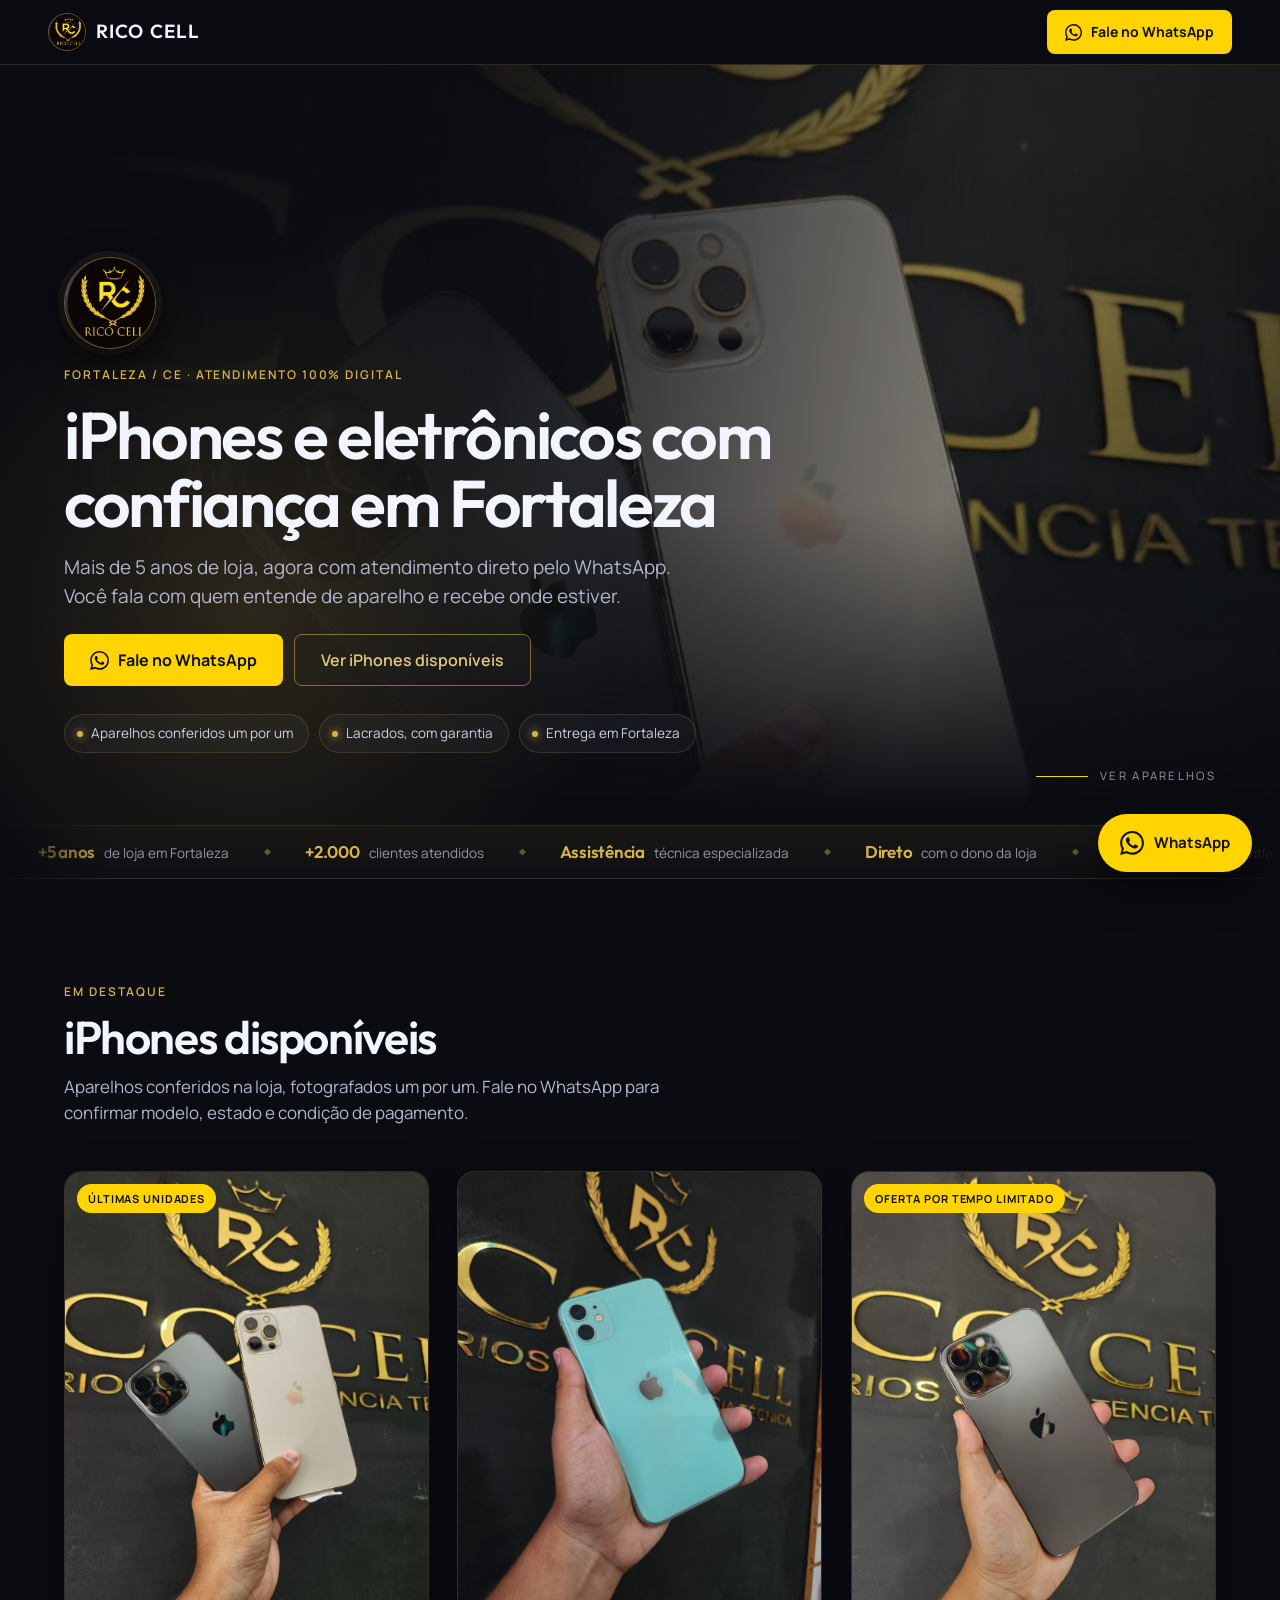
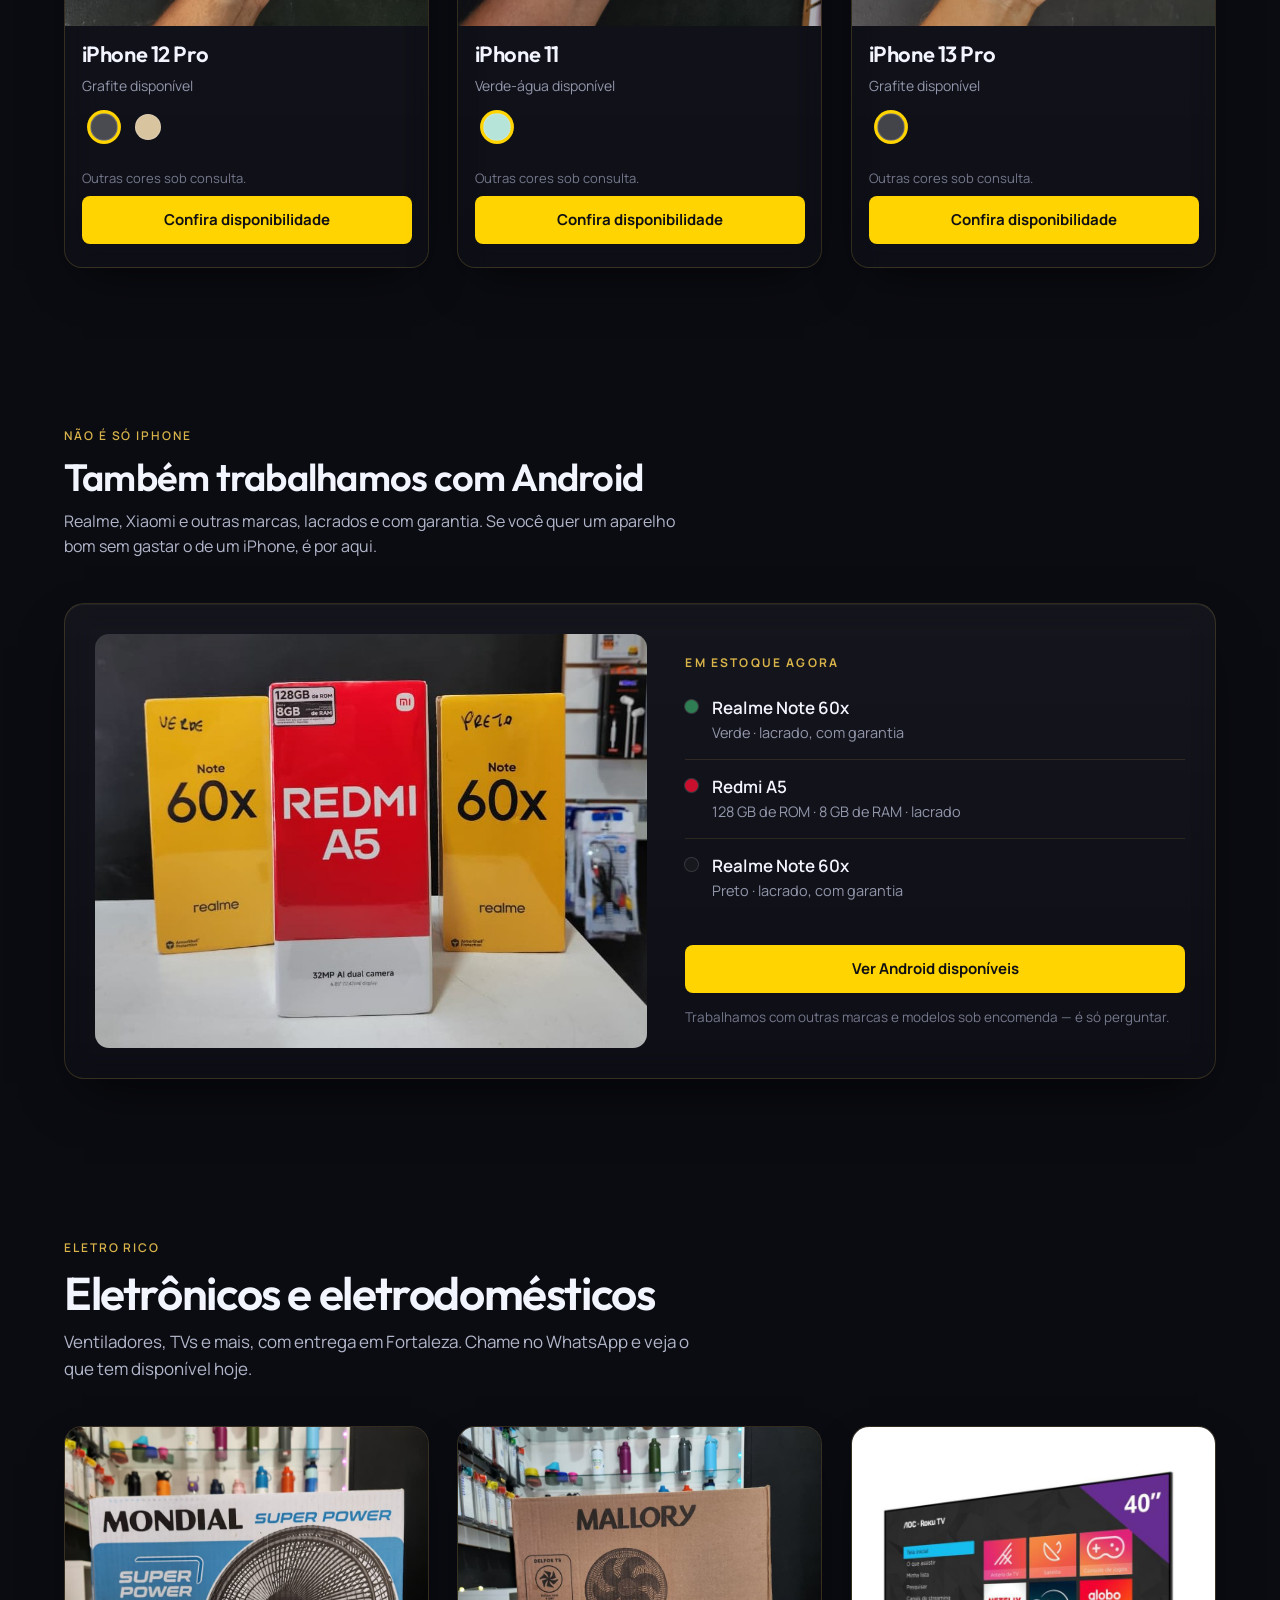
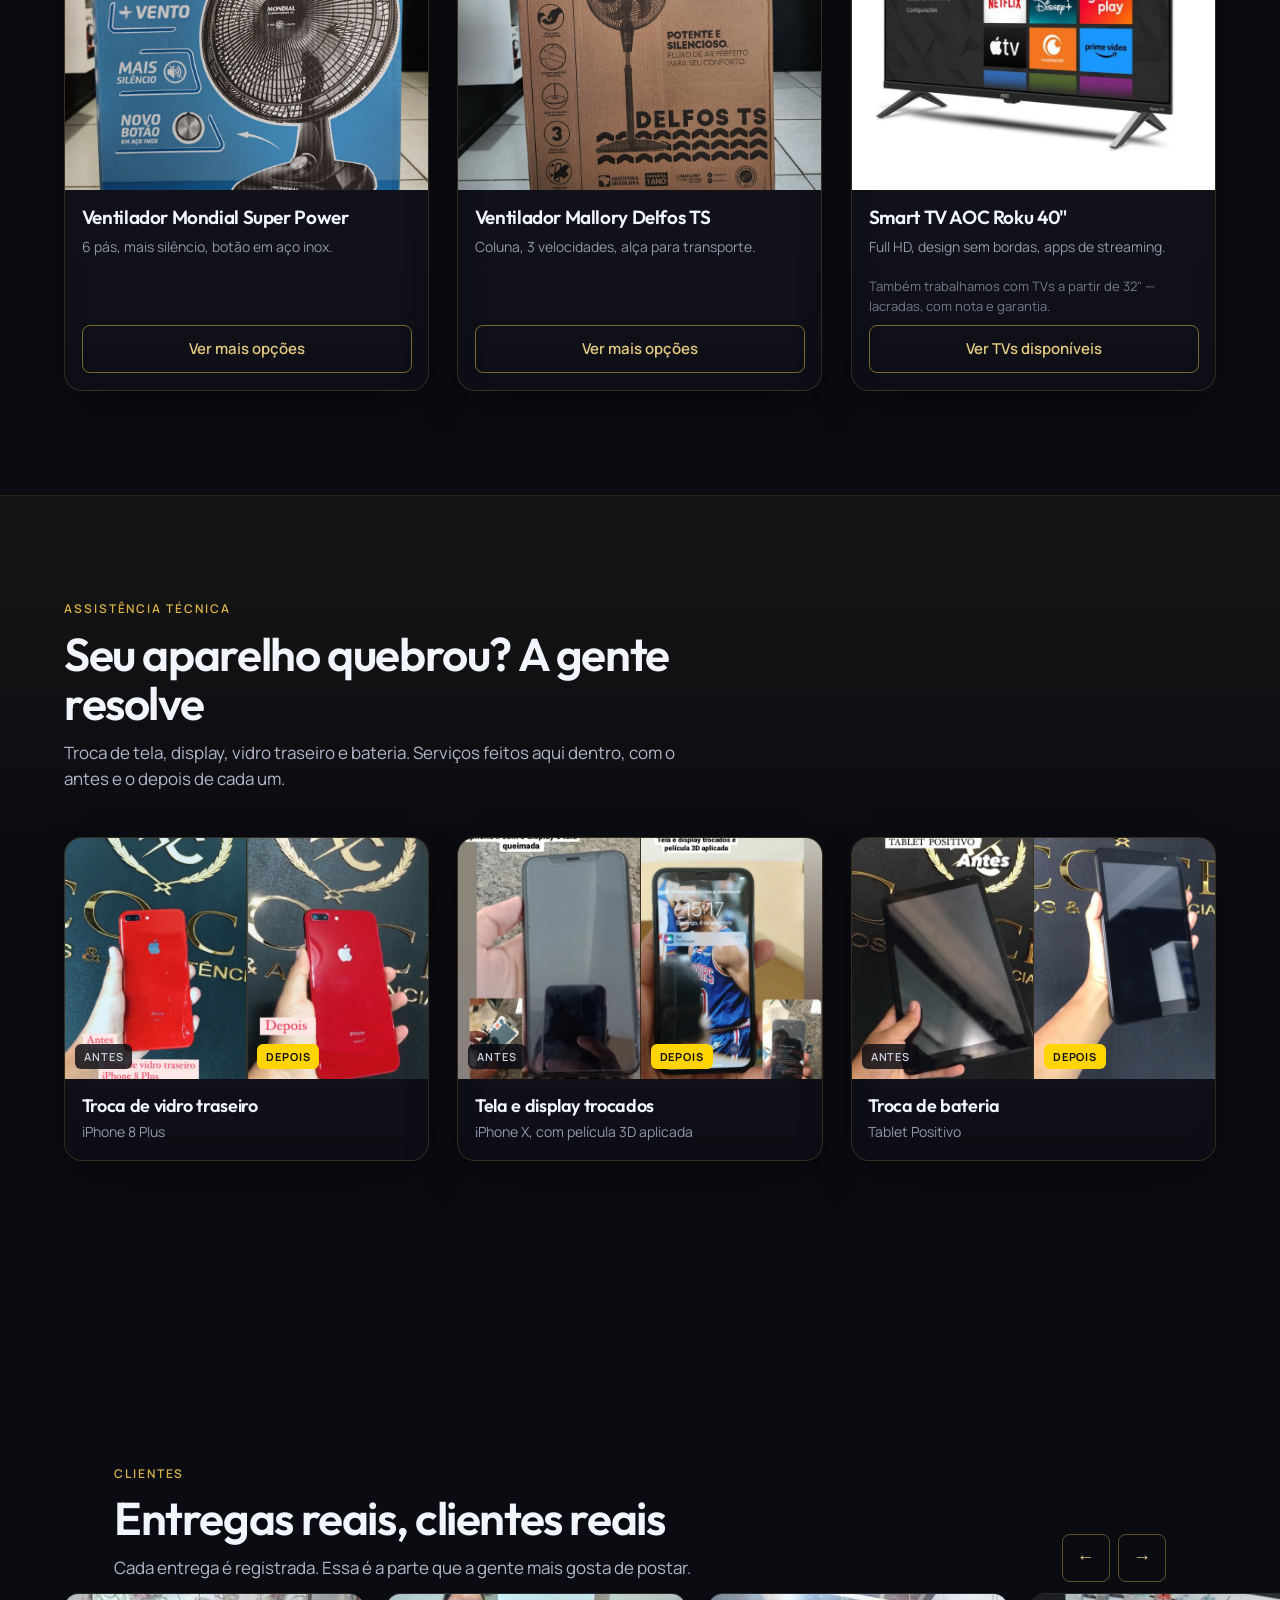
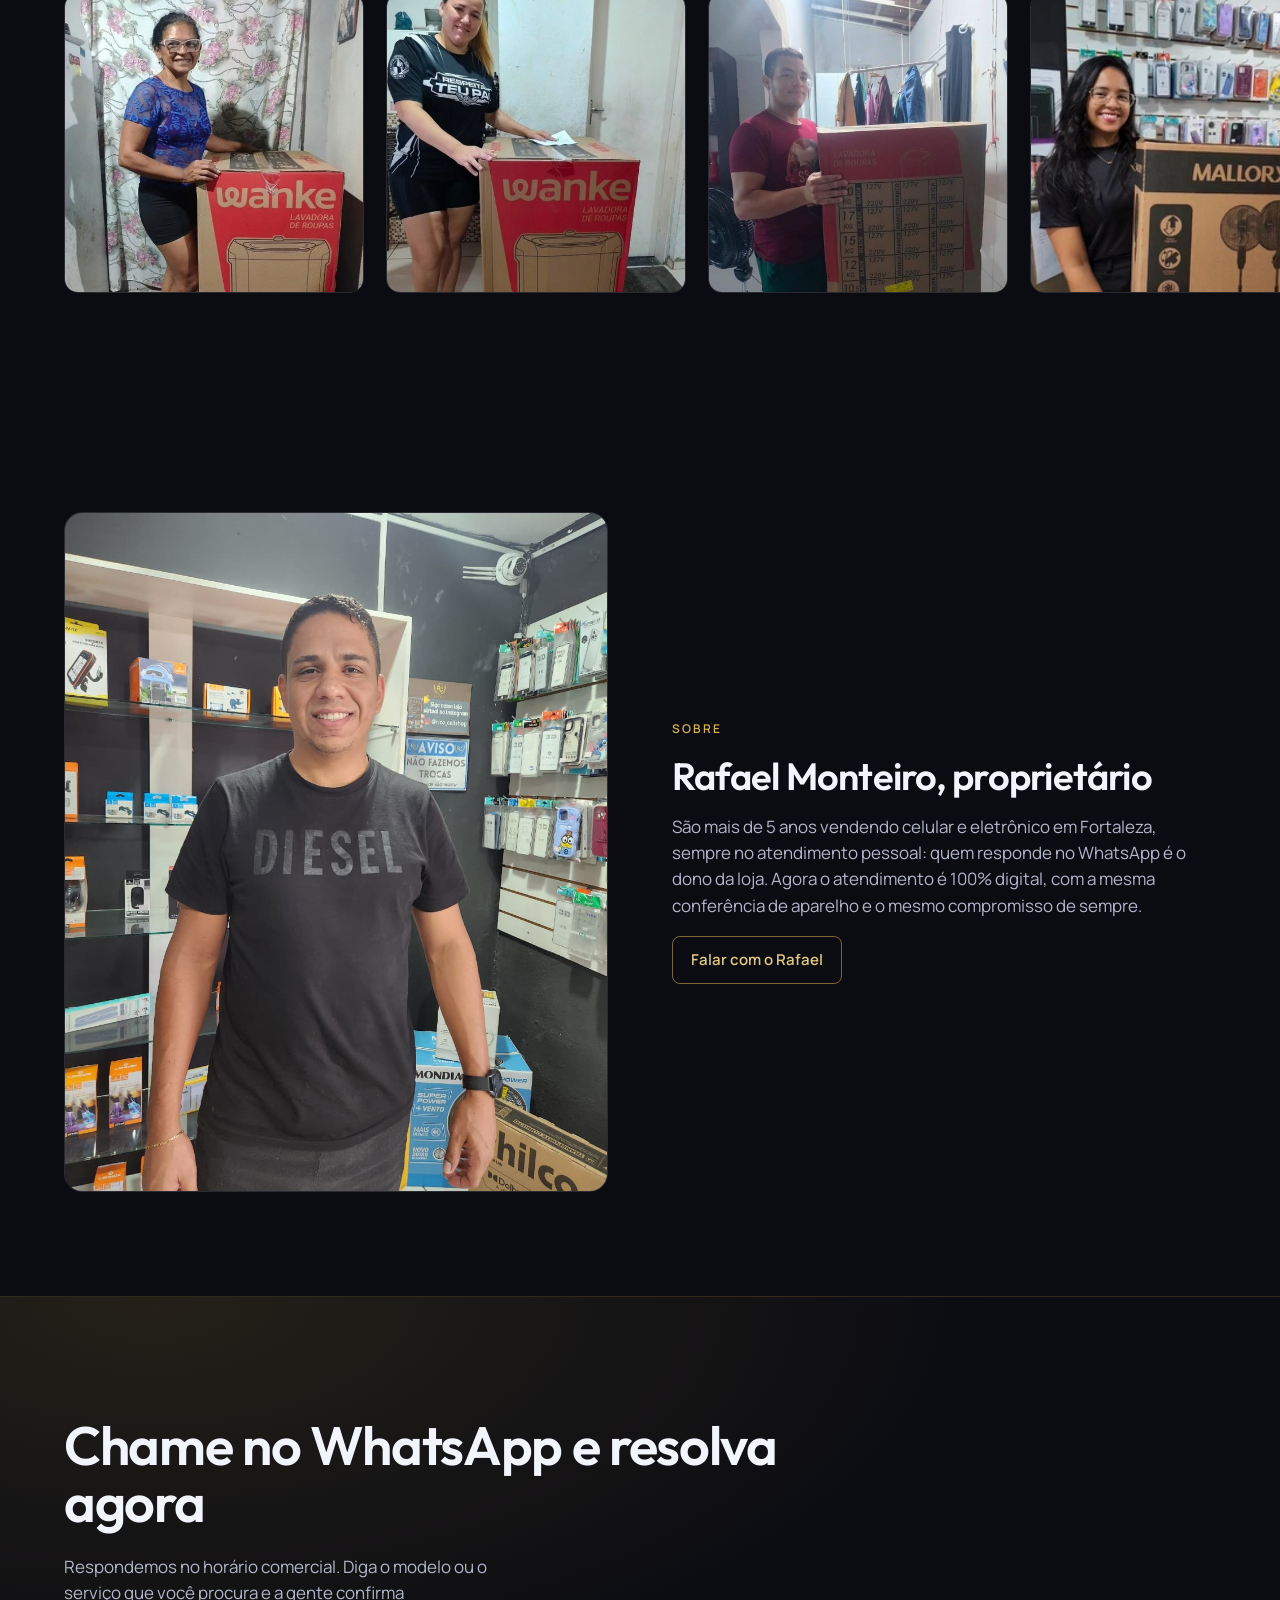
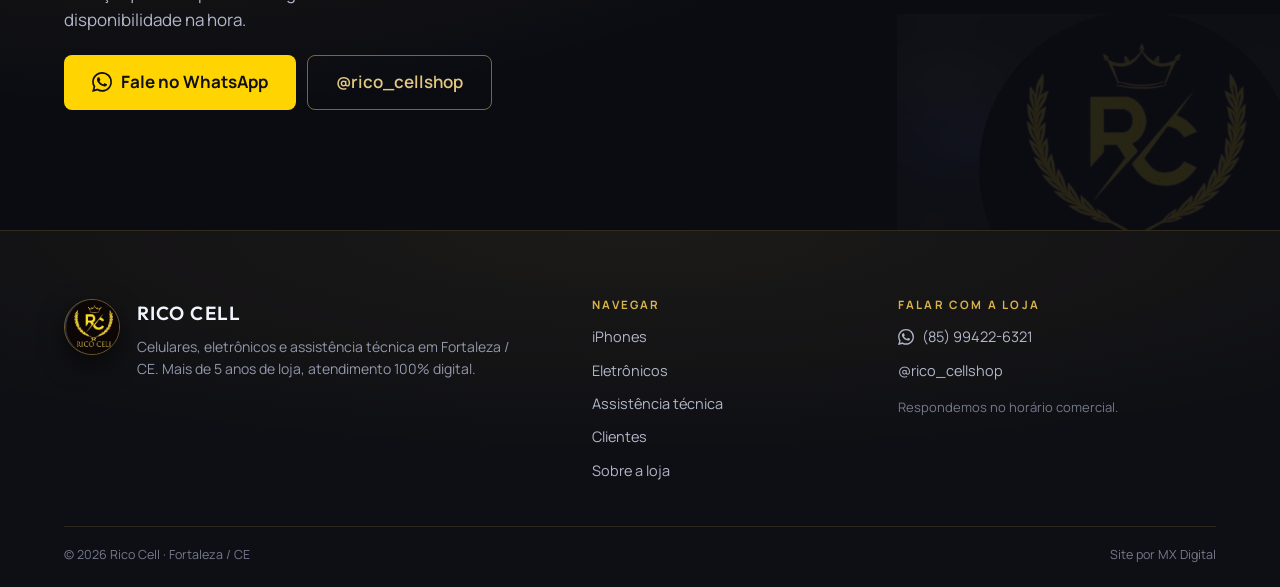
<file: index.html>
<!DOCTYPE html>
<html lang="pt-BR">
<head>
<meta charset="utf-8">
<meta name="viewport" content="width=device-width, initial-scale=1">
<title>Rico Cell — iPhones, eletrônicos e assistência técnica em Fortaleza</title>
<meta name="description" content="Mais de 5 anos de loja em Fortaleza. iPhones e Android conferidos, eletrônicos e eletrodomésticos com entrega, e assistência técnica especializada. Atendimento direto com o dono pelo WhatsApp.">
<meta name="theme-color" content="#0b0c12">
<link rel="icon" href="assets/img/logo-rico-cell.jpg">
<link rel="apple-touch-icon" href="assets/img/logo-rico-cell.jpg">

<meta property="og:type" content="website">
<meta property="og:locale" content="pt_BR">
<meta property="og:site_name" content="Rico Cell">
<meta property="og:title" content="Rico Cell — iPhones, eletrônicos e assistência técnica em Fortaleza">
<meta property="og:description" content="Aparelhos conferidos na loja, eletrônicos com entrega em Fortaleza e assistência técnica. Fale direto com o Rafael no WhatsApp.">
<meta property="og:image" content="assets/img/produto-iphone12pro-duo.jpg">
<meta name="twitter:card" content="summary_large_image">

<link rel="preconnect" href="https://fonts.googleapis.com">
<link rel="preconnect" href="https://fonts.gstatic.com" crossorigin>
<link rel="stylesheet" href="https://fonts.googleapis.com/css2?family=Outfit:wght@400;500;600;700&family=Manrope:wght@400;500;600;700&display=swap">
<link rel="stylesheet" href="assets/css/styles.css">

<!-- ═══ ESPAÇO RESERVADO — PIXEL META (colar o ID e descomentar) ═══
<script>
  !function(f,b,e,v,n,t,s){if(f.fbq)return;n=f.fbq=function(){n.callMethod?
  n.callMethod.apply(n,arguments):n.queue.push(arguments)};if(!f._fbq)f._fbq=n;
  n.push=n;n.loaded=!0;n.version='2.0';n.queue=[];t=b.createElement(e);t.async=!0;
  t.src=v;s=b.getElementsByTagName(e)[0];s.parentNode.insertBefore(t,s)}
  (window,document,'script','https://connect.facebook.net/en_US/fbevents.js');
  fbq('init', 'META_PIXEL_ID_AQUI'); fbq('track', 'PageView');
</script>
<noscript><img height="1" width="1" style="display:none" src="https://www.facebook.com/tr?id=META_PIXEL_ID_AQUI&ev=PageView&noscript=1" alt=""></noscript>
-->

<!-- ═══ ESPAÇO RESERVADO — GOOGLE TAG / GA4 (colar o ID e descomentar) ═══
<script async src="https://www.googletagmanager.com/gtag/js?id=GOOGLE_TAG_ID_AQUI"></script>
<script>
  window.dataLayer = window.dataLayer || []; function gtag(){dataLayer.push(arguments);}
  gtag('js', new Date()); gtag('config', 'GOOGLE_TAG_ID_AQUI');
</script>
-->

<script type="application/ld+json">
{
  "@context": "https://schema.org",
  "@type": "Store",
  "name": "Rico Cell",
  "description": "Celulares, eletrônicos e assistência técnica em Fortaleza, com atendimento 100% digital.",
  "image": "assets/img/logo-rico-cell.jpg",
  "telephone": "+5585994226321",
  "address": {
    "@type": "PostalAddress",
    "addressLocality": "Fortaleza",
    "addressRegion": "CE",
    "addressCountry": "BR"
  },
  "sameAs": ["https://instagram.com/rico_cellshop"]
}
</script>
</head>
<body>

<svg width="0" height="0" style="position:absolute" aria-hidden="true" focusable="false">
  <symbol id="i-whatsapp" viewBox="0 0 24 24">
    <path fill="currentColor" d="M17.47 14.38c-.3-.15-1.76-.87-2.03-.97-.27-.1-.47-.15-.67.15-.2.3-.77.97-.95 1.17-.17.2-.35.22-.65.07-.3-.15-1.27-.47-2.42-1.49-.9-.8-1.5-1.79-1.67-2.09-.17-.3-.02-.46.13-.61.13-.13.3-.35.45-.52.15-.17.2-.3.3-.5.1-.2.05-.37-.02-.52-.07-.15-.67-1.61-.92-2.2-.24-.58-.49-.5-.67-.51h-.57c-.2 0-.52.07-.79.37-.27.3-1.04 1.02-1.04 2.48 0 1.46 1.06 2.87 1.21 3.07.15.2 2.09 3.2 5.07 4.37 2.98 1.17 2.98.78 3.52.73.54-.05 1.76-.72 2.01-1.42.25-.7.25-1.29.17-1.42-.07-.12-.27-.19-.57-.34zM12.05 21.5h-.01c-1.75 0-3.47-.47-4.98-1.36l-.36-.21-3.7.97.99-3.62-.23-.37A9.86 9.86 0 012.2 11.9c0-5.44 4.43-9.87 9.87-9.87 2.64 0 5.11 1.03 6.97 2.9a9.79 9.79 0 012.89 6.98c0 5.44-4.43 9.59-9.88 9.59zM20.52 3.42A11.8 11.8 0 0012.05.02C5.5.02.18 5.34.18 11.89c0 2.09.55 4.14 1.59 5.94L.06 24l6.35-1.67a11.85 11.85 0 005.64 1.44h.01c6.54 0 11.87-5.32 11.87-11.87 0-3.17-1.24-6.15-3.41-8.48z"></path>
  </symbol>
</svg>

<header class="site-header">
  <a class="brand" href="#topo">
    <img class="brand__mark" src="assets/img/logo-rico-cell.jpg" alt="Rico Cell" width="38" height="38">
    <span class="brand__name">Rico Cell</span>
  </a>
  <a class="btn btn--wa btn--sm btn--nowrap" href="https://wa.me/5585994226321?text=Ol%C3%A1!%20Vim%20do%20site%20da%20Rico%20Cell.%20%5Borigem%3A%20menu%5D" target="_blank" rel="noopener">
    <svg width="17" height="17" aria-hidden="true"><use href="#i-whatsapp"></use></svg>
    Fale no WhatsApp
  </a>
</header>

<main>

  <section class="hero" id="topo">
    <div class="hero__layer" data-parallax="0.18">
      <img class="hero__bg lighten" src="assets/img/produto-iphone12pro-duo.jpg" alt="iPhone 12 Pro grafite e dourado na Rico Cell" fetchpriority="high">
    </div>
    <div class="hero__scrim"></div>
    <div class="hero__scrim hero__scrim--bottom"></div>
    <div class="hero__glow" aria-hidden="true"></div>
    <div class="hero__inner">
      <img class="hero__crest" src="assets/img/logo-rico-cell.jpg" alt="Brasão Rico Cell" width="92" height="92">
      <span class="eyebrow">Fortaleza / CE · Atendimento 100% digital</span>
      <h1 class="hero__title">iPhones e eletrônicos com confiança em Fortaleza</h1>
      <p class="hero__text">Mais de 5 anos de loja, agora com atendimento direto pelo WhatsApp. Você fala com quem entende de aparelho e recebe onde estiver.</p>
      <div class="hero__actions">
        <a class="btn btn--wa btn--lg" href="https://wa.me/5585994226321?text=Ol%C3%A1!%20Vim%20do%20site%20e%20quero%20atendimento.%20%5Borigem%3A%20hero%5D" target="_blank" rel="noopener">
          <svg width="19" height="19" aria-hidden="true"><use href="#i-whatsapp"></use></svg>
          Fale no WhatsApp
        </a>
        <a class="btn btn--outline btn--lg" href="#iphones">Ver iPhones disponíveis</a>
      </div>
      <ul class="hero__trust">
        <li>Aparelhos conferidos um por um</li>
        <li>Lacrados, com garantia</li>
        <li>Entrega em Fortaleza</li>
      </ul>
    </div>
    <a class="hero__cue" href="#iphones" aria-label="Ver os aparelhos">
      <span class="hero__cue-line" aria-hidden="true"></span>
      <span class="hero__cue-txt">Ver aparelhos</span>
    </a>
  </section>

  <section class="tick" aria-label="Por que a Rico Cell">
    <div class="tick__track">
      <ul class="tick__group">
        <li class="tick__item"><strong>+5 anos</strong><span>de loja em Fortaleza</span></li>
        <li class="tick__item"><strong>+2.000</strong><span>clientes atendidos</span></li>
        <li class="tick__item"><strong>Assistência</strong><span>técnica especializada</span></li>
        <li class="tick__item"><strong>Direto</strong><span>com o dono da loja</span></li>
        <li class="tick__item"><strong>Lacrados</strong><span>com garantia</span></li>
        <li class="tick__item"><strong>Entrega</strong><span>em Fortaleza</span></li>
        <li class="tick__item"><strong>100% digital</strong><span>atendimento pelo WhatsApp</span></li>
      </ul>
      <ul class="tick__group" aria-hidden="true">
        <li class="tick__item"><strong>+5 anos</strong><span>de loja em Fortaleza</span></li>
        <li class="tick__item"><strong>+2.000</strong><span>clientes atendidos</span></li>
        <li class="tick__item"><strong>Assistência</strong><span>técnica especializada</span></li>
        <li class="tick__item"><strong>Direto</strong><span>com o dono da loja</span></li>
        <li class="tick__item"><strong>Lacrados</strong><span>com garantia</span></li>
        <li class="tick__item"><strong>Entrega</strong><span>em Fortaleza</span></li>
        <li class="tick__item"><strong>100% digital</strong><span>atendimento pelo WhatsApp</span></li>
      </ul>
    </div>
  </section>

  <!-- Vitrine alimentada pelo /painel. Nasce escondida: se o Supabase não
       responder ou não houver produto disponível, a seção simplesmente não
       aparece e o resto da página segue igual. -->
  <section class="section section--tight" id="vitrine" hidden>
    <div class="container section__inner">
      <div class="section-head">
        <span class="eyebrow">Atualizado pela loja</span>
        <h2 class="section-title section-title--sm">Chegou na vitrine</h2>
        <p class="section-lead section-lead--sm">O que o Rafael cadastrou como disponível agora. Fale no WhatsApp para confirmar antes de vir.</p>
      </div>
      <div class="card-grid card-grid--compact" id="vitrine-grid"></div>
    </div>
  </section>

  <section class="section" id="iphones">
    <div class="container section__inner">
      <div class="section-head reveal">
        <span class="eyebrow">Em destaque</span>
        <h2 class="section-title">iPhones disponíveis</h2>
        <p class="section-lead">Aparelhos conferidos na loja, fotografados um por um. Fale no WhatsApp para confirmar modelo, estado e condição de pagamento.</p>
      </div>

      <div class="card-grid stack">
        <article class="card card--tilt stack__item" data-tilt>
          <div class="card__media">
            <img class="card__photo lighten" data-foto src="assets/img/produto-iphone12pro-duo.jpg" alt="iPhone 12 Pro grafite e dourado" loading="lazy" decoding="async">
            <span class="badge">Últimas unidades</span>
          </div>
          <div class="card__body card__body--roomy">
            <h3 class="card__title">iPhone 12 Pro</h3>
            <p class="card__meta" data-cor-label>Grafite disponível</p>
            <div class="swatches" data-swatches>
              <button class="swatch" type="button" aria-pressed="true" data-src="assets/img/produto-iphone12pro-duo.jpg" data-label="Grafite disponível" aria-label="Grafite" title="Grafite">
                <span class="swatch__dot" style="background:#4a4b50"></span>
              </button>
              <button class="swatch" type="button" aria-pressed="false" data-src="assets/img/produto-iphone12pro-duo.jpg" data-label="Dourado disponível" aria-label="Dourado" title="Dourado">
                <span class="swatch__dot" style="background:#d9c4a0"></span>
              </button>
            </div>
            <p class="card__hint">Outras cores sob consulta.</p>
            <a class="btn btn--wa btn--block" href="https://wa.me/5585994226321?text=Ol%C3%A1!%20Quero%20confirmar%20a%20disponibilidade%20do%20iPhone%2012%20Pro.%20%5Borigem%3A%20iphone-12-pro%5D" target="_blank" rel="noopener">Confira disponibilidade</a>
          </div>
        </article>

        <article class="card card--tilt stack__item" data-tilt>
          <div class="card__media">
            <img class="card__photo lighten" data-foto src="assets/img/produto-iphone11-verde.jpg" alt="iPhone 11 verde" loading="lazy" decoding="async">
          </div>
          <div class="card__body card__body--roomy">
            <h3 class="card__title">iPhone 11</h3>
            <p class="card__meta" data-cor-label>Verde-água disponível</p>
            <div class="swatches" data-swatches>
              <button class="swatch" type="button" aria-pressed="true" data-src="assets/img/produto-iphone11-verde.jpg" data-label="Verde-água disponível" aria-label="Verde-água" title="Verde-água">
                <span class="swatch__dot" style="background:#b7e4d8"></span>
              </button>
            </div>
            <p class="card__hint">Outras cores sob consulta.</p>
            <a class="btn btn--wa btn--block" href="https://wa.me/5585994226321?text=Ol%C3%A1!%20Quero%20confirmar%20a%20disponibilidade%20do%20iPhone%2011.%20%5Borigem%3A%20iphone-11%5D" target="_blank" rel="noopener">Confira disponibilidade</a>
          </div>
        </article>

        <article class="card card--tilt stack__item" data-tilt>
          <div class="card__media">
            <img class="card__photo lighten" data-foto src="assets/img/produto-iphone13pro-grafite.jpg" alt="iPhone 13 Pro grafite" loading="lazy" decoding="async">
            <span class="badge">Oferta por tempo limitado</span>
          </div>
          <div class="card__body card__body--roomy">
            <h3 class="card__title">iPhone 13 Pro</h3>
            <p class="card__meta" data-cor-label>Grafite disponível</p>
            <div class="swatches" data-swatches>
              <button class="swatch" type="button" aria-pressed="true" data-src="assets/img/produto-iphone13pro-grafite.jpg" data-label="Grafite disponível" aria-label="Grafite" title="Grafite">
                <span class="swatch__dot" style="background:#43444a"></span>
              </button>
            </div>
            <p class="card__hint">Outras cores sob consulta.</p>
            <a class="btn btn--wa btn--block" href="https://wa.me/5585994226321?text=Ol%C3%A1!%20Quero%20confirmar%20a%20disponibilidade%20do%20iPhone%2013%20Pro.%20%5Borigem%3A%20iphone-13-pro%5D" target="_blank" rel="noopener">Confira disponibilidade</a>
          </div>
        </article>
      </div>
    </div>
  </section>

  <section class="section section--tight reveal">
    <div class="container section__inner">
      <div class="section-head">
        <span class="eyebrow">Não é só iPhone</span>
        <h2 class="section-title section-title--sm">Também trabalhamos com Android</h2>
        <p class="section-lead section-lead--sm">Realme, Xiaomi e outras marcas, lacrados e com garantia. Se você quer um aparelho bom sem gastar o de um iPhone, é por aqui.</p>
      </div>
      <div class="vitrine">
        <figure class="vitrine__media">
          <img src="assets/img/android-vitrine.jpg" width="840" height="630" alt="Realme Note 60x verde, Redmi A5 e Realme Note 60x preto lacrados no balcão da Rico Cell" loading="lazy" decoding="async">
        </figure>
        <div class="vitrine__body">
          <p class="vitrine__kicker">Em estoque agora</p>
          <ul class="vitrine__list">
            <li>
              <span class="vitrine__dot" style="--dot:#2f7d52"></span>
              <div><strong>Realme Note 60x</strong><em>Verde · lacrado, com garantia</em></div>
            </li>
            <li>
              <span class="vitrine__dot" style="--dot:#c8102e"></span>
              <div><strong>Redmi A5</strong><em>128 GB de ROM · 8 GB de RAM · lacrado</em></div>
            </li>
            <li>
              <span class="vitrine__dot" style="--dot:#17181d"></span>
              <div><strong>Realme Note 60x</strong><em>Preto · lacrado, com garantia</em></div>
            </li>
          </ul>
          <a class="btn btn--wa btn--block" href="https://wa.me/5585994226321?text=Ol%C3%A1!%20Quero%20ver%20os%20Android%20dispon%C3%ADveis.%20%5Borigem%3A%20android%5D" target="_blank" rel="noopener">Ver Android disponíveis</a>
          <p class="vitrine__note">Trabalhamos com outras marcas e modelos sob encomenda — é só perguntar.</p>
        </div>
      </div>
      </div>
    </div>
  </section>

  <section class="section" id="eletronicos">
    <div class="container section__inner">
      <div class="section-head reveal">
        <span class="eyebrow">Eletro Rico</span>
        <h2 class="section-title">Eletrônicos e eletrodomésticos</h2>
        <p class="section-lead">Ventiladores, TVs e mais, com entrega em Fortaleza. Chame no WhatsApp e veja o que tem disponível hoje.</p>
      </div>
      <div class="card-grid card-grid--compact stack">
        <article class="card card--tilt stack__item" data-tilt>
          <div class="card__media card__media--square card__media--light">
            <img class="card__photo" src="assets/img/produto-ventilador-mondial.jpg" alt="Ventilador Mondial Super Power" loading="lazy" decoding="async">
          </div>
          <div class="card__body">
            <h3 class="card__title card__title--xs">Ventilador Mondial Super Power</h3>
            <p class="card__meta">6 pás, mais silêncio, botão em aço inox.</p>
            <a class="btn btn--outline btn--block" href="https://wa.me/5585994226321?text=Ol%C3%A1!%20Quero%20o%20ventilador%20Mondial%20Super%20Power.%20%5Borigem%3A%20ventilador-mondial%5D" target="_blank" rel="noopener">Ver mais opções</a>
          </div>
        </article>

        <article class="card card--tilt stack__item" data-tilt>
          <div class="card__media card__media--square card__media--light">
            <img class="card__photo" src="assets/img/produto-ventilador-mallory.jpg" alt="Ventilador de coluna Mallory Delfos TS" loading="lazy" decoding="async">
          </div>
          <div class="card__body">
            <h3 class="card__title card__title--xs">Ventilador Mallory Delfos TS</h3>
            <p class="card__meta">Coluna, 3 velocidades, alça para transporte.</p>
            <a class="btn btn--outline btn--block" href="https://wa.me/5585994226321?text=Ol%C3%A1!%20Quero%20o%20ventilador%20Mallory%20Delfos%20TS.%20%5Borigem%3A%20ventilador-mallory%5D" target="_blank" rel="noopener">Ver mais opções</a>
          </div>
        </article>

        <article class="card card--tilt stack__item" data-tilt>
          <div class="card__media card__media--square card__media--light">
            <img class="card__photo" src="assets/img/produto-tv-aoc-catalogo-01.jpg" alt="Smart TV AOC Roku TV 40 polegadas" loading="lazy" decoding="async">
          </div>
          <div class="card__body">
            <h3 class="card__title card__title--xs">Smart TV AOC Roku 40"</h3>
            <p class="card__meta">Full HD, design sem bordas, apps de streaming.</p>
            <p class="card__hint">Também trabalhamos com TVs a partir de 32" — lacradas, com nota e garantia.</p>
            <a class="btn btn--outline btn--block" href="https://wa.me/5585994226321?text=Ol%C3%A1!%20Quero%20ver%20as%20TVs%20dispon%C3%ADveis.%20%5Borigem%3A%20tvs%5D" target="_blank" rel="noopener">Ver TVs disponíveis</a>
          </div>
        </article>
      </div>
    </div>
  </section>

  <section class="section section--glow" id="assistencia">
    <div class="container section__inner">
      <div class="section-head reveal">
        <span class="eyebrow">Assistência técnica</span>
        <h2 class="section-title">Seu aparelho quebrou? A gente resolve</h2>
        <p class="section-lead">Troca de tela, display, vidro traseiro e bateria. Serviços feitos aqui dentro, com o antes e o depois de cada um.</p>
      </div>

      <div class="card-grid card-grid--wide reveal">
        <article class="repair-card">
          <div class="ba">
            <div class="ba__side">
              <img class="lighten" src="assets/img/reparo-iphone8plus-antes.jpg" alt="iPhone 8 Plus com vidro traseiro trincado" loading="lazy" decoding="async">
              <span class="ba__label">Antes</span>
            </div>
            <div class="ba__side">
              <img class="lighten" src="assets/img/reparo-iphone8plus-depois.jpg" alt="iPhone 8 Plus com vidro traseiro novo" loading="lazy" decoding="async">
              <span class="ba__label ba__label--after">Depois</span>
            </div>
          </div>
          <div class="repair-card__body">
            <h3>Troca de vidro traseiro</h3>
            <p>iPhone 8 Plus</p>
          </div>
        </article>

        <article class="repair-card">
          <div class="ba">
            <div class="ba__side">
              <img src="assets/img/reparo-iphonex-antes.jpg" alt="iPhone X com display e tela queimada" loading="lazy" decoding="async">
              <span class="ba__label">Antes</span>
            </div>
            <div class="ba__side">
              <img src="assets/img/reparo-iphonex-depois.jpg" alt="iPhone X com tela e display trocados e película 3D" loading="lazy" decoding="async">
              <span class="ba__label ba__label--after">Depois</span>
            </div>
          </div>
          <div class="repair-card__body">
            <h3>Tela e display trocados</h3>
            <p>iPhone X, com película 3D aplicada</p>
          </div>
        </article>

        <article class="repair-card">
          <div class="ba">
            <div class="ba__side">
              <img class="lighten" src="assets/img/reparo-tablet-bateria-antes.jpg" alt="Tablet Positivo antes da troca de bateria" loading="lazy" decoding="async">
              <span class="ba__label">Antes</span>
            </div>
            <div class="ba__side">
              <img class="lighten" src="assets/img/reparo-tablet-depois.jpg" alt="Tablet Positivo depois da troca de bateria" loading="lazy" decoding="async">
              <span class="ba__label ba__label--after">Depois</span>
            </div>
          </div>
          <div class="repair-card__body">
            <h3>Troca de bateria</h3>
            <p>Tablet Positivo</p>
          </div>
        </article>
      </div>

      <a class="btn btn--wa btn--lg self-start reveal" href="https://wa.me/5585994226321?text=Ol%C3%A1!%20Preciso%20de%20assist%C3%AAncia%20t%C3%A9cnica.%20%5Borigem%3A%20assistencia%5D" target="_blank" rel="noopener">Falar com a assistência</a>
    </div>
  </section>

  <section class="depo" id="depoimentos">
    <div class="depo__head">
      <div class="depo__head-row reveal">
        <div class="section-head">
          <span class="eyebrow">Clientes</span>
          <h2 class="section-title">Entregas reais, clientes reais</h2>
          <p class="section-lead">Cada entrega é registrada. Essa é a parte que a gente mais gosta de postar.</p>
        </div>
        <div class="depo__nav">
          <button class="navbtn" type="button" aria-label="Depoimento anterior" data-depo-prev>←</button>
          <button class="navbtn" type="button" aria-label="Próximo depoimento" data-depo-next>→</button>
        </div>
      </div>
    </div>
    <div class="depo__track" data-depo-track>
      <figure class="depo__item">
        <img src="assets/img/cliente-01.jpg" width="586" height="586" alt="Cliente recebendo lavadora de roupas Wanke" loading="lazy" decoding="async">
      </figure>
      <figure class="depo__item">
        <img src="assets/img/cliente-02.jpg" width="586" height="586" alt="Cliente satisfeita com lavadora entregue em casa" loading="lazy" decoding="async">
      </figure>
      <figure class="depo__item">
        <img src="assets/img/cliente-03.jpg" width="586" height="586" alt="Cliente recebendo lavadora de roupas" loading="lazy" decoding="async">
      </figure>
      <figure class="depo__item">
        <img src="assets/img/cliente-04.jpg" width="586" height="586" alt="Cliente com ventilador Mallory na loja" loading="lazy" decoding="async">
      </figure>
    </div>
  </section>

  <section class="section reveal" id="sobre">
    <div class="container about">
      <div class="about__photo">
        <img src="assets/img/equipe-rafael-monteiro.jpg" alt="Rafael Monteiro, proprietário da Rico Cell" loading="lazy" decoding="async">
      </div>
      <div class="about__body">
        <span class="eyebrow">Sobre</span>
        <h2 class="section-title section-title--sm">Rafael Monteiro, proprietário</h2>
        <p class="section-lead">São mais de 5 anos vendendo celular e eletrônico em Fortaleza, sempre no atendimento pessoal: quem responde no WhatsApp é o dono da loja. Agora o atendimento é 100% digital, com a mesma conferência de aparelho e o mesmo compromisso de sempre.</p>
        <a class="btn btn--outline self-start" href="https://wa.me/5585994226321?text=Ol%C3%A1%20Rafael!%20Quero%20falar%20sobre%20um%20aparelho.%20%5Borigem%3A%20sobre%5D" target="_blank" rel="noopener">Falar com o Rafael</a>
      </div>
    </div>
  </section>

  <section class="cta reveal">
    <img class="cta__watermark lighten" src="assets/img/logo-rico-cell.jpg" alt="" aria-hidden="true" loading="lazy" decoding="async">
    <div class="cta__inner">
      <h2 class="cta__title">Chame no WhatsApp e resolva agora</h2>
      <p class="cta__text">Respondemos no horário comercial. Diga o modelo ou o serviço que você procura e a gente confirma disponibilidade na hora.</p>
      <div class="cta__actions">
        <a class="btn btn--wa btn--xl" href="https://wa.me/5585994226321?text=Ol%C3%A1!%20Quero%20falar%20com%20o%20Rafael.%20%5Borigem%3A%20cta-final%5D" target="_blank" rel="noopener">
          <svg width="20" height="20" aria-hidden="true"><use href="#i-whatsapp"></use></svg>
          Fale no WhatsApp
        </a>
        <a class="btn btn--outline btn--xl" href="https://instagram.com/rico_cellshop" target="_blank" rel="noopener">@rico_cellshop</a>
      </div>
    </div>
  </section>

</main>

<footer class="site-footer">
  <div class="site-footer__top">
    <div class="site-footer__brand">
      <img src="assets/img/logo-rico-cell.jpg" alt="Rico Cell" width="56" height="56" loading="lazy">
      <div class="site-footer__brand-text">
        <span class="brand__name">Rico Cell</span>
        <span class="site-footer__tagline">Celulares, eletrônicos e assistência técnica em Fortaleza / CE. Mais de 5 anos de loja, atendimento 100% digital.</span>
      </div>
    </div>

    <nav class="site-footer__col" aria-label="Navegar">
      <h3 class="site-footer__ttl">Navegar</h3>
      <a href="#iphones">iPhones</a>
      <a href="#eletronicos">Eletrônicos</a>
      <a href="#assistencia">Assistência técnica</a>
      <a href="#depoimentos">Clientes</a>
      <a href="#sobre">Sobre a loja</a>
    </nav>

    <div class="site-footer__col">
      <h3 class="site-footer__ttl">Falar com a loja</h3>
      <a class="site-footer__wa" href="https://wa.me/5585994226321?text=Ol%C3%A1!%20Vim%20do%20site%20da%20Rico%20Cell.%20%5Borigem%3A%20rodape%5D" target="_blank" rel="noopener">
        <svg width="16" height="16" aria-hidden="true"><use href="#i-whatsapp"></use></svg>
        (85) 99422-6321
      </a>
      <a href="https://instagram.com/rico_cellshop" target="_blank" rel="noopener">@rico_cellshop</a>
      <p class="site-footer__note">Respondemos no horário comercial.</p>
    </div>
  </div>

  <div class="site-footer__bar">
    <span>&copy; <span id="ano">2026</span> Rico Cell · Fortaleza / CE</span>
    <span class="site-footer__by">Site por MX Digital</span>
  </div>
</footer>

<a class="wa-float" href="https://wa.me/5585994226321?text=Ol%C3%A1!%20Vim%20do%20site%20da%20Rico%20Cell.%20%5Borigem%3A%20botao-flutuante%5D" target="_blank" rel="noopener" aria-label="Falar no WhatsApp">
  <svg width="24" height="24" aria-hidden="true"><use href="#i-whatsapp"></use></svg>
  WhatsApp
</a>

<script src="assets/js/main.js" defer></script>
</body>
</html>
</file>
<file: assets/css/styles.css>
/* ==========================================================================
   Rico Cell — folha de estilo única do site
   Tokens do design system "Nocturne" + camada de marca Rico Cell.
   ========================================================================== */

/* A fonte Inter é carregada por <link> no <head> — um @import aqui atrasaria
   a renderização em uma viagem de rede extra. */

:root {
  /* — Nocturne: rampa neutra e escala de espaçamento — */
  --color-text: #e9e9ed;
  --color-neutral-100: #f3f5fe;
  --color-neutral-300: #cfd3e5;
  --color-neutral-400: #b2b6ca;
  --color-neutral-500: #9397ab;
  --color-neutral-600: #75798c;
  --color-neutral-900: #292b31;

  --font-heading: "Outfit", system-ui, sans-serif;
  --font-body: "Manrope", system-ui, sans-serif;

  --space-1: 2.8px;
  --space-2: 5.6px;
  --space-3: 8.4px;
  --space-4: 11.2px;
  --space-6: 16.8px;
  --space-8: 22.4px;

  /* — Marca Rico Cell — */
  --rc-bg: #0b0c12;
  --rc-surface: #14151b;
  --rc-surface-deep: #0e0f14;
  --rc-ink: #101014;
  --rc-title: #f3f5fe;
  --rc-gold: #d8b34a;
  --rc-gold-soft: #e2c880;
  --rc-yellow: #ffd400;
  --rc-yellow-hover: #ffdf3d;
  --rc-yellow-active: #e6bf00;
  --rc-hairline: rgba(216, 179, 74, .18);
  --rc-hairline-soft: rgba(216, 179, 74, .14);

  /* Respiro horizontal comum a todas as seções */
  --gutter: clamp(20px, 5vw, 72px);
  --maxw: 1180px;
}

*,
*::before,
*::after { box-sizing: border-box; }

html { scroll-behavior: smooth; }

body {
  margin: 0;
  background: var(--rc-bg);
  color: var(--color-text);
  font-family: var(--font-body);
  font-size: 15px;
  line-height: 1.55;
  overflow-x: hidden;
  -webkit-font-smoothing: antialiased;
}

img {
  display: block;
  max-width: 100%;
}

a {
  color: var(--rc-gold-soft);
  text-decoration: none;
}
a:hover { color: var(--rc-yellow); }

h1, h2, h3 {
  font-family: var(--font-heading);
  font-weight: 600;
  /* sem isto os titulos herdavam a entrelinha do corpo e abriam um vao
     enorme entre as linhas de um titulo de duas linhas */
  line-height: 1.08;
  letter-spacing: -.02em;
  margin: 0;
}

:focus { outline: none; }
:focus-visible {
  outline: 2px solid var(--rc-yellow);
  outline-offset: 2px;
}
::selection { background: rgba(255, 212, 0, .28); }

/* Fotos de produto fotografadas em fundo preto: o preto some e o aparelho
   parece flutuar sobre o fundo escuro do site. */
.lighten {
  mix-blend-mode: lighten;
  background-color: transparent;
}

.container {
  max-width: var(--maxw);
  margin: 0 auto;
}

.section { padding: clamp(56px, 9vw, 104px) var(--gutter); }
.section--tight { padding: clamp(24px, 5vw, 56px) var(--gutter); }
.section--glow {
  background: linear-gradient(180deg, rgba(216, 179, 74, .06), transparent 40%);
  border-top: 1px solid var(--rc-hairline-soft);
}

.section__inner {
  display: flex;
  flex-direction: column;
  gap: clamp(28px, 4vw, 44px);
}

.section-head {
  display: flex;
  flex-direction: column;
  gap: var(--space-4);
  max-width: 640px;
}

.eyebrow {
  font-size: 12px;
  font-weight: 600;
  letter-spacing: .16em;
  text-transform: uppercase;
  color: var(--rc-gold);
}

.section-title {
  font-size: clamp(28px, 4.6vw, 46px);
  letter-spacing: -.03em;
  font-weight: 600;
  color: var(--rc-title);
}
.section-title--sm { font-size: clamp(26px, 3.6vw, 38px); letter-spacing: -.02em; }

.section-lead {
  margin: 0;
  font-size: 17px;
  color: var(--color-neutral-400);
  text-wrap: pretty;
}
.section-lead--sm { font-size: 16px; }

/* — Botões ---------------------------------------------------------------- */

.btn {
  display: inline-flex;
  align-items: center;
  justify-content: center;
  gap: 9px;
  min-height: 48px;
  padding: 13px 18px;
  border: 0;
  border-radius: 8px;
  font-family: inherit;
  font-size: 15px;
  font-weight: 700;
  line-height: 1.2;
  cursor: pointer;
  transition: background-color .18s ease, color .18s ease;
}
.btn svg { flex: none; }

.btn--wa {
  background: var(--rc-yellow);
  color: var(--rc-ink);
}
.btn--wa:hover { background: var(--rc-yellow-hover); color: var(--rc-ink); }
.btn--wa:active { background: var(--rc-yellow-active); }

.btn--outline {
  background: transparent;
  border: 1px solid rgba(216, 179, 74, .55);
  color: var(--rc-gold-soft);
  font-weight: 600;
}
.btn--outline:hover { background: rgba(216, 179, 74, .12); color: var(--rc-gold-soft); }

.btn--sm { min-height: 44px; padding: 11px 18px; font-size: 14px; }
.btn--lg { min-height: 52px; padding: 15px 26px; font-size: 16px; }
.btn--xl { min-height: 54px; padding: 16px 28px; font-size: 17px; }
.btn--block { width: 100%; margin-top: var(--space-2); }
.btn--nowrap { white-space: nowrap; }

/* — Cabeçalho ------------------------------------------------------------- */

.site-header {
  position: sticky;
  top: 0;
  z-index: 60;
  display: flex;
  align-items: center;
  justify-content: space-between;
  gap: var(--space-6);
  padding: 10px clamp(16px, 4vw, 48px);
  background: rgba(11, 12, 18, .86);
  backdrop-filter: blur(12px);
  border-bottom: 1px solid var(--rc-hairline);
}

.brand {
  display: flex;
  align-items: center;
  gap: 10px;
  min-height: 44px;
}

.brand__mark {
  width: 38px;
  height: 38px;
  border-radius: 50%;
  object-fit: cover;
  border: 1px solid rgba(216, 179, 74, .45);
}

.brand__name {
  font-family: var(--font-heading);
  font-weight: 500;
  font-size: 15px;
  letter-spacing: .16em;
  text-transform: uppercase;
  color: var(--rc-gold-soft);
  white-space: nowrap;
}

/* — Hero ------------------------------------------------------------------ */

.hero {
  position: relative;
  overflow: hidden;
  min-height: min(92svh, 760px);
  display: flex;
  align-items: flex-end;
  padding: clamp(56px, 12vw, 120px) var(--gutter) clamp(40px, 7vw, 72px);
}

.hero__layer {
  position: absolute;
  inset: -8% 0 -8% 0;   /* folga p/ o parallax não descobrir a borda */
  will-change: transform;
}
.hero__bg {
  position: absolute;
  inset: 0;
  width: 100%;
  height: 100%;
  object-fit: cover;
  object-position: 62% 40%;
  opacity: .92;
}

.hero__scrim {
  position: absolute;
  inset: 0;
  pointer-events: none;
  background: linear-gradient(100deg, #0b0c12 8%, rgba(11, 12, 18, .92) 38%, rgba(11, 12, 18, .35) 72%, rgba(11, 12, 18, .7) 100%);
}
.hero__scrim--bottom {
  background: linear-gradient(to top, #0b0c12 2%, transparent 42%);
}

.hero__inner {
  position: relative;
  max-width: 720px;
  display: flex;
  flex-direction: column;
  gap: var(--space-6);
}

.hero__crest {
  width: 92px;
  height: 92px;
  border-radius: 50%;
  object-fit: cover;
  border: 1px solid rgba(216, 179, 74, .5);
  box-shadow: 0 12px 34px rgba(0, 0, 0, .6);
}

.hero__title {
  font-size: clamp(36px, 6.6vw, 66px);
  line-height: 1.02;
  letter-spacing: -.035em;
  font-weight: 600;
  color: var(--rc-title);
  text-wrap: pretty;
}

.hero__text {
  margin: 0;
  max-width: 52ch;
  font-size: clamp(16px, 2.2vw, 19px);
  color: var(--color-neutral-400);
  text-wrap: pretty;
}

.hero__actions {
  display: flex;
  flex-wrap: wrap;
  gap: var(--space-4);
  margin-top: var(--space-2);
}

/* — Faixa de números ------------------------------------------------------ */

/* — Faixa marquee: rolagem lateral infinita ------------------------------
   Era uma barra alta com 4 blocos parados. Agora é uma faixa fina que
   corre sozinha, sem começo nem fim (a lista é duplicada e a animação
   anda exatamente metade da trilha, então o emendo é invisível). */
.tick {
  overflow: hidden;
  padding: 0;
  border-top: 1px solid var(--rc-hairline-soft);
  border-bottom: 1px solid var(--rc-hairline-soft);
  background: linear-gradient(180deg, rgba(216, 179, 74, .07), rgba(216, 179, 74, .02));
  -webkit-mask-image: linear-gradient(90deg, transparent, #000 9%, #000 91%, transparent);
          mask-image: linear-gradient(90deg, transparent, #000 9%, #000 91%, transparent);
}

.tick__track {
  display: flex;
  width: max-content;
  animation: tick-run 46s linear infinite;
}
.tick:hover .tick__track { animation-play-state: paused; }

.tick__group {
  display: flex;
  align-items: center;
  gap: 0;
  margin: 0;
  padding: 0;
  list-style: none;
}

.tick__item {
  display: flex;
  align-items: baseline;
  gap: 9px;
  padding: 13px clamp(20px, 3vw, 38px);
  white-space: nowrap;
  position: relative;
}
/* separador em losango, no lugar de borda dura */
.tick__item::after {
  content: "";
  position: absolute;
  right: -3px;
  top: 50%;
  width: 5px;
  height: 5px;
  transform: translateY(-50%) rotate(45deg);
  background: rgba(216, 179, 74, .42);
}

.tick__item strong {
  font-family: var(--font-heading);
  font-weight: 600;
  font-size: 17px;
  letter-spacing: -.015em;
  color: var(--rc-gold);
}
.tick__item span {
  font-size: 13.5px;
  color: var(--color-neutral-500);
}

@keyframes tick-run {
  from { transform: translate3d(0, 0, 0); }
  to   { transform: translate3d(-50%, 0, 0); }
}
@media (prefers-reduced-motion: reduce) {
  .tick__track { animation: none; }
  .tick { -webkit-mask-image: none; mask-image: none; overflow-x: auto; }
}

/* — Grades de cards ------------------------------------------------------- */

.card-grid {
  display: grid;
  grid-template-columns: repeat(auto-fit, minmax(280px, 1fr));
  gap: clamp(18px, 2.4vw, 28px);
}
.card-grid--compact { grid-template-columns: repeat(auto-fit, minmax(260px, 1fr)); }
.card-grid--wide { grid-template-columns: repeat(auto-fit, minmax(300px, 1fr)); }

.card {
  display: flex;
  flex-direction: column;
  background: linear-gradient(180deg, rgba(255,255,255,.045), rgba(255,255,255,.015));
  backdrop-filter: blur(14px) saturate(130%);
  -webkit-backdrop-filter: blur(14px) saturate(130%);
  border: 1px solid var(--rc-hairline);
  border-radius: 18px;
  overflow: hidden;
  box-shadow: 0 20px 46px -18px rgba(0,0,0,.75), inset 0 1px 0 rgba(255,255,255,.06);
  transition: border-color .35s ease, transform .35s ease, box-shadow .35s ease;
}
.card--tilt { will-change: transform; }

.card__media {
  position: relative;
  aspect-ratio: 4 / 5;
  background: var(--rc-surface-deep);
  overflow: hidden;
}
.card__media--square { aspect-ratio: 1 / 1; }
.card__media--light { background: var(--color-neutral-100); }

.card__photo {
  width: 100%;
  height: 100%;
  object-fit: cover;
  transition: opacity .25s ease;
}

/* Recortes da foto de balcão: cada card mostra um aparelho diferente. */
.card__photo--crop { transform: scale(2.1); }
.card__photo--crop-left { transform-origin: 16% 64%; }
.card__photo--crop-center { transform-origin: 50% 60%; }
.card__photo--crop-right { transform-origin: 86% 64%; }

.card__body {
  display: flex;
  flex-direction: column;
  gap: var(--space-3);
  padding: var(--space-6);
}
.card__body--roomy { padding: var(--space-6) var(--space-6) var(--space-8); }

.card__title {
  font-size: 22px;
  color: var(--rc-title);
}
.card__title--sm { font-size: 20px; }
.card__title--xs { font-size: 19px; }

.card__meta {
  margin: 0;
  font-size: 14px;
  color: var(--color-neutral-500);
}

/* — Selos ----------------------------------------------------------------- */

.badge {
  position: absolute;
  top: 12px;
  left: 12px;
  padding: 6px 11px;
  border-radius: 999px;
  background: var(--rc-yellow);
  color: var(--rc-ink);
  font-size: 11px;
  font-weight: 700;
  letter-spacing: .08em;
  text-transform: uppercase;
  white-space: nowrap;
}

/* — Seletor de cores ------------------------------------------------------ */

.swatches {
  display: flex;
  flex-wrap: wrap;
  align-items: center;
  gap: 0;
}

.swatch {
  width: 44px;
  height: 44px;
  display: inline-flex;
  align-items: center;
  justify-content: center;
  padding: 0;
  border: 0;
  background: transparent;
  cursor: pointer;
}

.swatch__dot {
  width: 26px;
  height: 26px;
  border-radius: 50%;
  border: 1px solid rgba(243, 245, 254, .2);
  transition: box-shadow .18s ease, transform .18s ease;
}

.swatch[aria-pressed="true"] .swatch__dot {
  box-shadow: 0 0 0 3px var(--rc-yellow);
  transform: scale(1.06);
}

/* — Assistência técnica: antes / depois ----------------------------------- */

.repair-card {
  background: linear-gradient(180deg, rgba(255,255,255,.04), rgba(255,255,255,.012));
  backdrop-filter: blur(14px) saturate(130%);
  -webkit-backdrop-filter: blur(14px) saturate(130%);
  border: 1px solid var(--rc-hairline);
  border-radius: 18px;
  overflow: hidden;
  box-shadow: 0 20px 46px -18px rgba(0,0,0,.7), inset 0 1px 0 rgba(255,255,255,.05);
}

.ba {
  display: grid;
  grid-template-columns: 1fr 1fr;
  gap: 1px;
  background: var(--rc-hairline);
}

.ba__side {
  position: relative;
  aspect-ratio: 3 / 4;
  background: var(--rc-surface-deep);
}
.ba__side img {
  width: 100%;
  height: 100%;
  object-fit: cover;
}

.ba__label {
  position: absolute;
  bottom: 10px;
  left: 10px;
  padding: 4px 9px;
  border-radius: 6px;
  background: rgba(11, 12, 18, .82);
  color: var(--color-neutral-300);
  font-size: 11px;
  font-weight: 600;
  letter-spacing: .08em;
  text-transform: uppercase;
}
.ba__label--after {
  background: var(--rc-yellow);
  color: var(--rc-ink);
  font-weight: 700;
}

.repair-card__body { padding: var(--space-6); }
.repair-card__body h3 { font-size: 18px; color: var(--rc-title); }
.repair-card__body p {
  margin: var(--space-2) 0 0;
  font-size: 14px;
  color: var(--color-neutral-500);
}

.self-start { align-self: flex-start; }

/* — Depoimentos ----------------------------------------------------------- */

.depo { padding: clamp(56px, 9vw, 104px) 0; }

.depo__head {
  max-width: var(--maxw);
  margin: 0 auto;
  padding: 0 var(--gutter);
  display: flex;
  flex-direction: column;
  gap: clamp(24px, 3.5vw, 36px);
}

.depo__head-row {
  display: flex;
  flex-wrap: wrap;
  align-items: flex-end;
  justify-content: space-between;
  gap: var(--space-6);
}

.depo__nav {
  display: flex;
  gap: var(--space-3);
}

.navbtn {
  width: 48px;
  height: 48px;
  display: inline-flex;
  align-items: center;
  justify-content: center;
  border-radius: 8px;
  border: 1px solid rgba(216, 179, 74, .4);
  background: transparent;
  color: var(--rc-gold-soft);
  font-size: 18px;
  cursor: pointer;
  transition: background-color .18s ease;
}
.navbtn:hover { background: rgba(216, 179, 74, .12); }

.depo__track {
  display: flex;
  gap: clamp(14px, 2vw, 22px);
  overflow-x: auto;
  scroll-snap-type: x mandatory;
  scrollbar-width: none;
  -ms-overflow-style: none;
  padding: var(--space-4) var(--gutter);
  scroll-padding-left: var(--gutter);
}
.depo__track::-webkit-scrollbar { display: none; }

.depo__item {
  flex: 0 0 auto;
  width: clamp(230px, 64vw, 300px);
  margin: 0;
  scroll-snap-align: start;
  border-radius: 14px;
  overflow: hidden;
  border: 1px solid var(--color-neutral-900);
  background: var(--rc-surface);
}
.depo__item img {
  width: 100%;
  height: auto;
}

/* — Sobre ----------------------------------------------------------------- */

.about {
  display: grid;
  grid-template-columns: repeat(auto-fit, minmax(280px, 1fr));
  gap: clamp(28px, 5vw, 64px);
  align-items: center;
}

.about__photo {
  position: relative;
  aspect-ratio: 4 / 5;
  border-radius: 18px;
  overflow: hidden;
  border: 1px solid var(--color-neutral-900);
  background: var(--rc-surface-deep);
}
.about__photo img {
  width: 100%;
  height: 100%;
  object-fit: cover;
}

.about__body {
  display: flex;
  flex-direction: column;
  gap: var(--space-6);
}

/* — CTA final ------------------------------------------------------------- */

.cta {
  position: relative;
  overflow: hidden;
  padding: clamp(64px, 10vw, 120px) var(--gutter);
  border-top: 1px solid var(--rc-hairline);
  background: radial-gradient(120% 140% at 12% 0%, rgba(216, 179, 74, .12), transparent 55%);
}

.cta__watermark {
  position: absolute;
  right: -6%;
  bottom: -18%;
  width: min(46vw, 460px);
  opacity: .12;
  pointer-events: none;
}

.cta__inner {
  position: relative;
  max-width: var(--maxw);
  margin: 0 auto;
  display: flex;
  flex-direction: column;
  gap: var(--space-8);
}

.cta__title {
  max-width: 20ch;
  font-size: clamp(30px, 5.4vw, 54px);
  line-height: 1.06;
  letter-spacing: -.025em;
  color: var(--rc-title);
}

.cta__text {
  margin: 0;
  max-width: 46ch;
  font-size: 17px;
  color: var(--color-neutral-400);
}

.cta__actions {
  display: flex;
  flex-wrap: wrap;
  gap: var(--space-4);
}

/* — Rodapé ---------------------------------------------------------------- */

/* — Rodapé ---------------------------------------------------------------
   Era uma linha só (marca + 3 links soltos). Agora tem colunas, navegação
   e barra inferior — é a última coisa que o cliente vê antes de decidir. */
.site-footer {
  position: relative;
  border-top: 1px solid var(--rc-hairline);
  background:
    radial-gradient(120% 100% at 50% 0%, rgba(216, 179, 74, .07), transparent 62%),
    var(--rc-surface-deep);
  padding: clamp(40px, 6vw, 68px) var(--gutter) 0;
}

.site-footer__top {
  max-width: var(--maxw);
  margin: 0 auto;
  display: grid;
  grid-template-columns: 1.5fr .8fr 1fr;
  gap: clamp(28px, 4vw, 56px);
  padding-bottom: clamp(28px, 4vw, 44px);
}

.site-footer__brand { display: flex; align-items: flex-start; gap: var(--space-6); }
.site-footer__brand img {
  width: 56px;
  height: 56px;
  flex: none;
  border-radius: 50%;
  object-fit: cover;
  border: 1px solid rgba(216, 179, 74, .45);
  box-shadow: 0 10px 26px rgba(0, 0, 0, .55);
}
.site-footer__brand-text { display: flex; flex-direction: column; gap: 8px; }
.brand__name {
  font-family: var(--font-heading);
  font-weight: 600;
  font-size: 19px;
  letter-spacing: .06em;
  text-transform: uppercase;
  color: var(--rc-title);
}
.site-footer__tagline {
  font-size: 14px;
  line-height: 1.6;
  max-width: 42ch;
  color: var(--color-neutral-500);
}

.site-footer__col { display: flex; flex-direction: column; gap: 11px; }
.site-footer__ttl {
  font-family: var(--font-body);
  font-size: 11.5px;
  font-weight: 700;
  letter-spacing: .19em;
  text-transform: uppercase;
  color: var(--rc-gold);
  margin: 0 0 4px;
}
.site-footer__col a {
  font-size: 14.5px;
  color: var(--color-neutral-400);
  width: fit-content;
  transition: color .25s ease, transform .25s ease;
}
.site-footer__col a:hover { color: var(--rc-yellow); transform: translateX(3px); }
.site-footer__wa { display: inline-flex; align-items: center; gap: 8px; }
.site-footer__wa svg { fill: currentColor; }
.site-footer__note { margin: 4px 0 0; font-size: 13px; color: var(--color-neutral-600); }

.site-footer__bar {
  max-width: var(--maxw);
  margin: 0 auto;
  padding: 18px 0 22px;
  border-top: 1px solid var(--rc-hairline-soft);
  display: flex;
  flex-wrap: wrap;
  gap: 8px var(--space-8);
  justify-content: space-between;
  font-size: 12.5px;
  color: var(--color-neutral-600);
}

@media (max-width: 820px) {
  .site-footer__top { grid-template-columns: 1fr; gap: 30px; }
}

/* — Botão flutuante do WhatsApp ------------------------------------------- */

@keyframes rcPulse {
  0%, 100% { box-shadow: 0 0 0 0 rgba(255, 212, 0, .42); }
  70% { box-shadow: 0 0 0 18px rgba(255, 212, 0, 0); }
}

.wa-float {
  position: fixed;
  right: clamp(14px, 3vw, 28px);
  bottom: clamp(14px, 3vw, 28px);
  z-index: 80;
  display: inline-flex;
  align-items: center;
  gap: 10px;
  min-height: 58px;
  padding: 15px 22px;
  border-radius: 999px;
  background: var(--rc-yellow);
  color: var(--rc-ink);
  font-weight: 700;
  font-size: 15px;
  box-shadow: 0 16px 38px rgba(0, 0, 0, .55);
  animation: rcPulse 2.8s ease-out infinite;
}
.wa-float:hover { background: var(--rc-yellow-hover); color: var(--rc-ink); }
.wa-float:active { background: var(--rc-yellow-active); }

/* — Revelação ao rolar ---------------------------------------------------
   O conteúdo nasce visível: só o JS "arma" a animação, então sem JS (ou se
   o observer falhar) nada fica preso em opacity 0. */

.reveal.is-armed {
  opacity: 0;
  transform: translateY(30px);
  transition: opacity .7s cubic-bezier(.22, .61, .36, 1), transform .7s cubic-bezier(.22, .61, .36, 1);
}
.reveal.is-armed.is-revealed {
  opacity: 1;
  transform: none;
}

/* Em telas estreitas a marca encolhe um pouco para não encostar no botão. */
@media (max-width: 430px) {
  .site-header .brand__name { font-size: 13px; letter-spacing: .1em; }
  .site-header .btn--sm { padding-inline: 14px; }
}

/* Em grade (a partir de 761px) os cards de uma mesma linha têm alturas
   iguais: o corpo estica e o botão desce, alinhando as CTAs entre si. */
@media (min-width: 761px) {
  .card__body { flex: 1; }
  .card__body .btn--block { margin-top: auto; }
}

/* — Empilhamento fixo no celular ------------------------------------------
   Cada card ocupa a tela e o próximo desliza por cima. */

@media (max-width: 760px) {
  .stack { display: block; }
  .stack > .stack__item {
    position: sticky;
    top: 56px;
    min-height: calc(100svh - 76px);
    justify-content: center;
    margin-bottom: 18px;
  }
  .stack > .stack__item:last-child { margin-bottom: 0; }
  .stack > .stack__item:nth-child(1) { z-index: 1; }
  .stack > .stack__item:nth-child(2) { z-index: 2; }
  .stack > .stack__item:nth-child(3) { z-index: 3; }
  .stack > .stack__item:nth-child(4) { z-index: 4; }
  .stack > .stack__item:nth-child(5) { z-index: 5; }
  .stack > .stack__item:nth-child(6) { z-index: 6; }
}

@media (prefers-reduced-motion: reduce) {
  html { scroll-behavior: auto; }
  .wa-float { animation: none; }
  .reveal.is-armed {
    opacity: 1;
    transform: none;
    transition: none;
  }
  .depo__track { scroll-behavior: auto; }
  * { transition-duration: .01ms !important; }
}

/* ---------- Vitrine Android ----------
   Antes eram 3 cards recortados da MESMA foto, cada um com o selo
   "foto individual em breve". A foto mostra os três aparelhos de
   verdade, então vira um bloco só, honesto. */
.vitrine {
  display: grid;
  grid-template-columns: 1.05fr .95fr;
  gap: clamp(20px, 3vw, 44px);
  align-items: center;
  padding: clamp(18px, 2.4vw, 30px);
  border: 1px solid var(--rc-hairline);
  border-radius: 20px;
  background: linear-gradient(180deg, rgba(255,255,255,.04), rgba(255,255,255,.012));
  backdrop-filter: blur(14px) saturate(130%);
  -webkit-backdrop-filter: blur(14px) saturate(130%);
  box-shadow: 0 24px 54px -20px rgba(0,0,0,.8), inset 0 1px 0 rgba(255,255,255,.05);
}
.vitrine__media { margin: 0; border-radius: 14px; overflow: hidden; }
.vitrine__media img { width: 100%; height: auto; display: block; }
.vitrine__kicker {
  font-size: 12px; font-weight: 700; letter-spacing: .18em; text-transform: uppercase;
  color: var(--rc-gold); margin: 0 0 var(--space-8);
}
.vitrine__list { list-style: none; margin: 0 0 var(--space-8); padding: 0; }
.vitrine__list li {
  display: grid; grid-template-columns: auto 1fr; gap: 14px; align-items: start;
  padding: 14px 0; border-top: 1px solid var(--rc-hairline-soft);
}
.vitrine__list li:first-child { border-top: 0; padding-top: 0; }
.vitrine__dot {
  width: 13px; height: 13px; border-radius: 50%; margin-top: 5px;
  background: var(--dot); box-shadow: 0 0 0 1px rgba(255,255,255,.16);
}
.vitrine__list strong { display: block; color: var(--rc-title); font-size: 17px; font-weight: 600; }
.vitrine__list em { font-style: normal; color: var(--color-neutral-500); font-size: 14.5px; }
.vitrine__note { color: var(--color-neutral-600); font-size: 13.5px; margin: 14px 0 0; }

/* linha que substitui as bolinhas de cor "sob consulta" */
.card__hint { color: var(--color-neutral-600); font-size: 13px; margin: 10px 0 0; }

@media (max-width: 860px) {
  .vitrine { grid-template-columns: 1fr; }
}

/* resposta ao hover — antes o card era inerte */
.card:hover, .repair-card:hover {
  transform: translateY(-4px);
  border-color: rgba(216, 179, 74, .42);
  box-shadow: 0 30px 60px -20px rgba(0,0,0,.85), inset 0 1px 0 rgba(255,255,255,.08);
}
@media (prefers-reduced-motion: reduce) {
  .card:hover, .repair-card:hover { transform: none; }
}
.repair-card { transition: border-color .35s ease, transform .35s ease, box-shadow .35s ease; }

/* ═══════════════ Hero: profundidade e prova ═══════════════ */

/* brilho dourado atrás do texto, separando-o da foto */
.hero__glow {
  position: absolute;
  left: -10%;
  bottom: -22%;
  width: min(760px, 78vw);
  height: min(760px, 78vw);
  pointer-events: none;
  background: radial-gradient(circle, rgba(216, 179, 74, .16) 0%, rgba(216, 179, 74, .05) 42%, transparent 68%);
}

.hero__inner { z-index: 2; }

/* o brasão ganha volume em vez de ser um disco chapado */
.hero__crest {
  box-shadow:
    0 18px 40px rgba(0, 0, 0, .7),
    0 0 0 6px rgba(216, 179, 74, .07),
    inset 0 1px 0 rgba(255, 255, 255, .18);
  transition: transform .5s cubic-bezier(.22,.61,.36,1);
}
.hero:hover .hero__crest { transform: translateY(-3px) rotate(-2deg); }

.hero__trust {
  display: flex;
  flex-wrap: wrap;
  gap: 10px;
  margin: var(--space-4) 0 0;
  padding: 0;
  list-style: none;
}
.hero__trust li {
  display: flex;
  align-items: center;
  gap: 8px;
  padding: 8px 15px 8px 12px;
  font-size: 13.5px;
  color: var(--color-neutral-300);
  border: 1px solid var(--rc-hairline);
  border-radius: 100px;
  background: rgba(255, 255, 255, .035);
  backdrop-filter: blur(10px);
  -webkit-backdrop-filter: blur(10px);
}
.hero__trust li::before {
  content: "";
  width: 6px;
  height: 6px;
  border-radius: 50%;
  background: var(--rc-gold);
  box-shadow: 0 0 9px var(--rc-gold);
}

/* indicador de rolagem */
.hero__cue {
  position: absolute;
  right: var(--gutter);
  bottom: clamp(22px, 4vw, 40px);
  z-index: 2;
  display: flex;
  align-items: center;
  gap: 12px;
  font-size: 11.5px;
  letter-spacing: .2em;
  text-transform: uppercase;
  color: var(--color-neutral-500);
  transition: color .3s ease;
}
.hero__cue:hover { color: var(--rc-yellow); }
.hero__cue-line {
  width: 52px;
  height: 1px;
  background: linear-gradient(90deg, transparent, var(--rc-gold));
  position: relative;
  overflow: hidden;
}
.hero__cue-line::after {
  content: "";
  position: absolute;
  inset: 0;
  background: var(--rc-yellow);
  animation: cue-run 2.4s ease-in-out infinite;
}
@keyframes cue-run {
  0%   { transform: translateX(-100%); }
  60%,
  100% { transform: translateX(100%); }
}
@media (max-width: 720px) { .hero__cue { display: none; } }

/* ═══════════════ Profundidade e rolagem ═══════════════ */

/* escala de elevação (Dimensional Layering) */
:root {
  --elev-1: 0 2px 6px rgba(0, 0, 0, .35);
  --elev-2: 0 10px 24px -8px rgba(0, 0, 0, .55);
  --elev-3: 0 20px 46px -18px rgba(0, 0, 0, .75);
  --elev-4: 0 34px 70px -22px rgba(0, 0, 0, .85);
}

/* barra de progresso da leitura */
.progress {
  position: fixed;
  top: 0;
  left: 0;
  height: 2px;
  width: 100%;
  transform: scaleX(0);
  transform-origin: 0 50%;
  background: linear-gradient(90deg, var(--rc-gold), var(--rc-yellow));
  z-index: 60;
  pointer-events: none;
}

/* revelação com deslocamento — entra de baixo, não só em fade */
.reveal.is-armed {
  opacity: 0;
  transform: translate3d(0, 26px, 0);
}
.reveal.is-revealed {
  opacity: 1;
  transform: none;
  transition: opacity .75s ease, transform .75s cubic-bezier(.22,.61,.36,1);
}

/* cascata: cada card entra logo depois do anterior */
.stack__item.is-armed,
.pf-card.is-armed { transition-delay: calc(var(--i, 0) * 80ms); }
.stack__item.is-revealed,
.pf-card.is-revealed { transition-delay: calc(var(--i, 0) * 80ms); }

/* o tilt agora move a foto num plano à frente do card */
[data-tilt] { transform-style: preserve-3d; }
[data-tilt] .card__media,
[data-tilt] .vitrine__media { transform: translateZ(26px); transform-style: preserve-3d; }
[data-tilt] .card__body { transform: translateZ(12px); }

/* imagem respira ao passar o mouse */
.card__media { overflow: hidden; }
.card__photo { transition: transform .7s cubic-bezier(.22,.61,.36,1); }
.card:hover .card__photo { transform: scale(1.045); }

@media (prefers-reduced-motion: reduce) {
  .reveal.is-armed { opacity: 1; transform: none; }
  .hero__cue-line::after { animation: none; }
  .card:hover .card__photo { transform: none; }
  .progress { display: none; }
}

/* — Vitrine viva (alimentada pelo /painel) — */
/* auto-fill (não auto-fit): com 1 ou 2 produtos os cards mantêm o tamanho
   normal em vez de esticarem para a largura toda da seção. */
#vitrine-grid {
  grid-template-columns: repeat(auto-fill, minmax(240px, 1fr));
  align-items: start;
}
.badge--vitrine {
  background: rgba(11, 12, 18, .78);
  color: var(--rc-gold);
  border: 1px solid var(--rc-hairline);
  backdrop-filter: blur(8px);
  -webkit-backdrop-filter: blur(8px);
}
.card__sem-foto {
  display: grid;
  place-items: center;
  width: 100%;
  height: 100%;
  font-family: var(--font-heading);
  font-size: 15px;
  letter-spacing: .18em;
  text-transform: uppercase;
  color: var(--color-neutral-600);
  background: linear-gradient(135deg, rgba(216, 179, 74, .07), rgba(255, 255, 255, .015));
}

/* — Preço e ficha técnica na vitrine — */
.preco {
  margin: 2px 0 0;
  font-family: var(--font-heading);
  font-weight: 600;
  font-size: 22px;
  letter-spacing: -.025em;
  color: var(--rc-gold);
  font-variant-numeric: tabular-nums;
}
.preco--consulta {
  font-size: 14px;
  font-weight: 400;
  letter-spacing: 0;
  color: var(--color-neutral-500);
}
.ficha {
  display: flex;
  flex-wrap: wrap;
  gap: 6px;
  margin: 10px 0 0;
  padding: 0;
  list-style: none;
}
.ficha li {
  font-size: 12px;
  padding: 4px 10px;
  border-radius: 100px;
  border: 1px solid var(--rc-hairline-soft);
  background: rgba(255, 255, 255, .03);
  color: var(--color-neutral-400);
}
</file>
